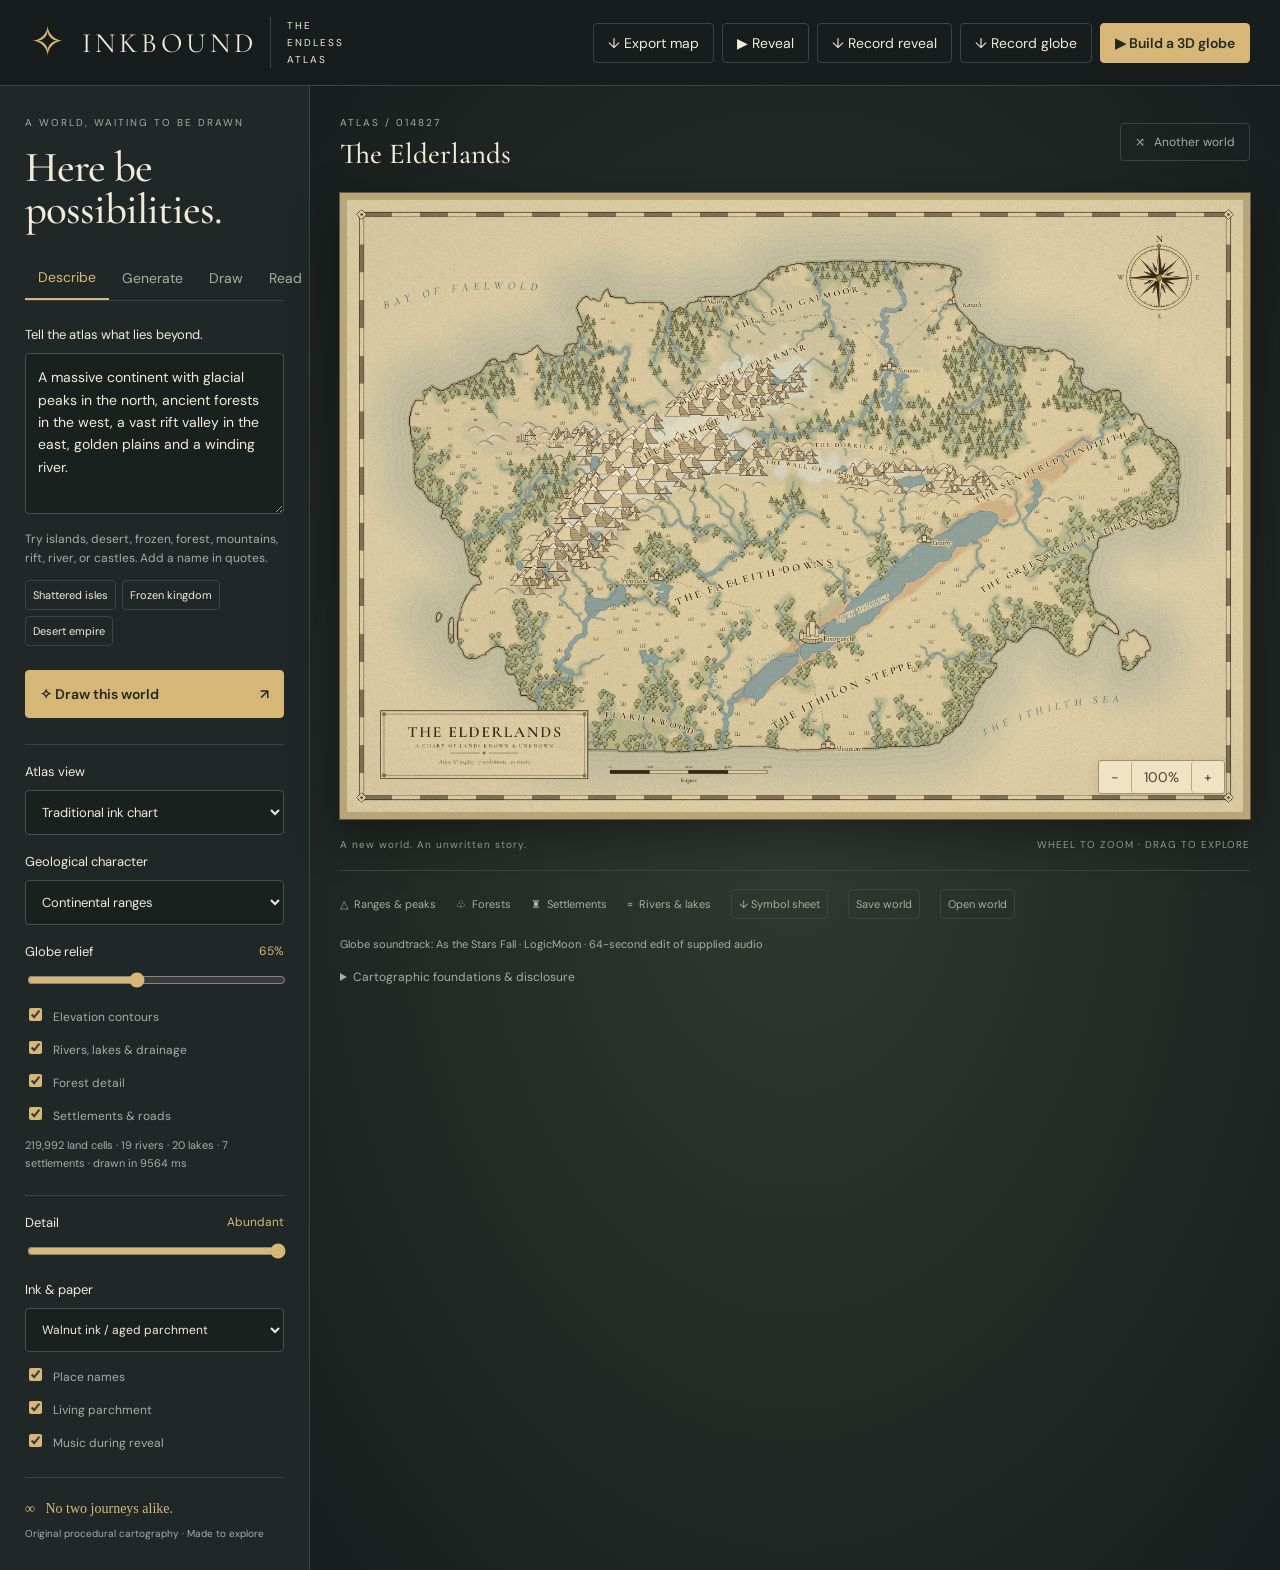
<file: index.html>
<!doctype html><html lang="en"><head><meta charset="utf-8"><meta name="viewport" content="width=device-width,initial-scale=1"><title>Inkbound — The Endless Atlas</title><meta name="description" content="Describe, generate and draw intricate fantasy worlds. An endless procedural atlas with real terrain, hydrology, hand-drawn symbols and cinematic reveals."><link rel="preconnect" href="https://fonts.googleapis.com"><link rel="preconnect" href="https://fonts.gstatic.com" crossorigin><link rel="stylesheet" href="style.css"><link rel="stylesheet" href="atlas.css"></head><body>
<header><a class="brand" href="./"><span>✧</span> INKBOUND <small>THE ENDLESS ATLAS</small></a><div class="headright"><span class="edition">A CARTOGRAPHER’S WORKSHOP</span><button id="export" title="Export a 3200 × 2200 PNG of the current view">↓ Export map</button><button id="reveal" title="Play the ink reveal on the atlas">▶ Reveal</button><button id="reveal-record" title="Record the reveal as video">↓ Record reveal</button><button id="record">↓ Record globe</button><button class="gold" id="cinema">▶ Build a 3D globe</button></div></header>
<main><aside><div class="eyebrow">A WORLD, WAITING TO BE DRAWN</div><h1>Here be<br>possibilities.</h1>
<div class="tabs" role="tablist" aria-label="Build method"><button role="tab" aria-selected="true" data-mode="story">Describe</button><button role="tab" aria-selected="false" data-mode="seed">Generate</button><button role="tab" aria-selected="false" data-mode="draw">Draw</button><button role="tab" aria-selected="false" data-mode="passage">Read</button></div>
<section id="story" class="panel"><label for="prompt">Tell the atlas what lies beyond.</label><textarea id="prompt" rows="6">A massive continent with glacial peaks in the north, ancient forests in the west, a vast rift valley in the east, golden plains and a winding river.</textarea><p class="hint">Try islands, desert, frozen, forest, mountains, rift, river, or castles. Add a name in quotes.</p><div class="suggestions"><button data-preset="islands">Shattered isles</button><button data-preset="frozen">Frozen kingdom</button><button data-preset="desert">Desert empire</button></div></section>
<section id="seed" class="panel" hidden><label for="seedvalue">World seed</label><input id="seedvalue" value="14827"><label for="shape">Geography</label><select id="shape"><option value="kingdom">Vast continent</option><option value="islands">Archipelago</option><option value="frozen">Northern realm</option><option value="desert">Desert empire</option></select><p class="hint">The same seed and settings always draw the same world. Change the seed to discover another.</p></section>
<section id="passage" class="panel" hidden><label for="passage-text">Paste a passage. The atlas will read it.</label><textarea id="passage-text" rows="9" maxlength="6000" placeholder="A page of a novel, a travel journal, a student's own description of a place. Up to 6000 characters."></textarea><p class="hint">Jev, a judgment model, answers eight fixed questions about the place in the text: what shape of land it is, whether there is a coast, mountains, forest, a river, how settled it is, its mood, and whether a rift or gorge cuts it. Each answer is a probability. The map is drawn from the confident answers. Where the text is silent, the map fogs.</p><div class="suggestions" id="passage-presets"></div><button class="gold build" id="read-jev">✧ Read with Jev, then draw <span>↗</span></button><div id="reading" class="reading" hidden></div><div class="checks"><label><input type="checkbox" id="fog" checked> Fog where the text is silent</label></div><p class="hint"><button id="jev-conn" class="linkish">Jev connection</button> · <span id="jev-status">checking</span></p></section>
<section id="draw" class="panel" hidden><label>Your tools</label><div class="tools"><button data-tool="land">◌ Raise land</button><button data-tool="sea">≈ Flood sea</button><button data-tool="mountain">△ Mountain</button><button data-tool="tree">♧ Forest</button><button data-tool="castle">♜ Castle</button><button data-tool="label">Aa Name</button></div><p class="hint">Land and sea brushes reshape the coast; rivers, regions and towns are recomputed to fit. Symbols stamp on land. Undo removes your last stroke.</p><label for="placename">Place name</label><input id="placename" value="The Forgotten Keep"><button id="undo">↶ Undo stroke</button></section>
<button class="gold build" id="build">✧ Draw this world <span>↗</span></button><div class="divider"></div>
<section class="atlas-settings"><label for="atlas-view">Atlas view</label><select id="atlas-view"><option value="illustration">Traditional ink chart</option><option value="relief">Topographic atlas</option></select><label for="terrain-rugged">Geological character</label><select id="terrain-rugged"><option value="0.65">Eroded highlands</option><option value="1" selected>Continental ranges</option><option value="1.3">Young folded mountains</option></select><label for="relief-gain">Globe relief <output id="relief-value">65%</output></label><input type="range" id="relief-gain" min="0.25" max="1.2" step="0.05" value="0.65"><div class="checks"><label><input id="layer-contours" type="checkbox" checked> Elevation contours</label><label><input id="layer-rivers" type="checkbox" checked> Rivers, lakes & drainage</label><label><input id="layer-forest" type="checkbox" checked> Forest detail</label><label><input id="layer-cities" type="checkbox" checked> Settlements & roads</label></div><p class="hint" id="terrain-summary"></p></section>
<label for="detail">Detail <output id="detailout">Abundant</output></label><input id="detail" type="range" min="1" max="3" value="3"><label for="palette">Ink & paper</label><select id="palette"><option value="parchment">Walnut ink / aged parchment</option><option value="ivory">Graphite / ivory paper</option><option value="night">Starlight / midnight blue</option></select><div class="checks"><label><input type="checkbox" id="labels" checked> Place names</label><label><input type="checkbox" id="shading" checked> Living parchment</label><label><input type="checkbox" id="music" checked> Music during reveal</label></div>
<div class="bottomnote">∞ &nbsp; No two journeys alike.<br><small>Original procedural cartography · Made to explore</small></div></aside>
<article class="workspace"><div class="mapbar"><div><span class="eyebrow">ATLAS / <span id="seedtag">014827</span></span><h2 id="worldtitle">The Elderlands</h2></div><button id="shuffle" title="Discover a random world">⤨ &nbsp; Another world</button></div>
<div class="mapwrap" id="mapwrap"><canvas id="map" width="1600" height="1100" aria-label="Interactive fantasy map. Use Draw tools to reshape the coast, place terrain and name landmarks."></canvas><canvas id="shader" aria-hidden="true"></canvas><div class="zoom"><button id="minus" aria-label="Zoom out">−</button><button id="reset" aria-label="Reset zoom">100%</button><button id="plus" aria-label="Zoom in">+</button></div><div class="cinemaoverlay"><span>AN INKBOUND CHRONICLE</span><h2 id="filmtitle">The Elderlands</h2><p id="chapter">I. The sea remembers</p><small id="shottechnique"></small><div class="filmprogress"><i id="filmprogress"></i></div><button id="stop">End reveal</button></div></div>
<footer><span id="status" role="status">A new world. An unwritten story.</span><span>WHEEL TO ZOOM · DRAG TO EXPLORE</span></footer>
<div class="legend"><span>△ &nbsp;Ranges & peaks</span><span>♧ &nbsp;Forests</span><span>♜ &nbsp;Settlements</span><span>≈ &nbsp;Rivers & lakes</span><button id="assets" title="Download the symbol library as SVG and PNG">↓ Symbol sheet</button><button id="save">Save world</button><label class="load">Open world<input type="file" id="load" accept="application/json"></label></div>
<p class="soundcredit">Globe soundtrack: As the Stars Fall · LogicMoon · 64-second edit of supplied audio</p>
<details class="credits"><summary>Cartographic foundations & disclosure</summary><p>Every world is generated in the browser from a seed: a warped-noise continent, mountain spines with ridged relief, priority-flood drainage that carves rivers and fills lakes, climate-driven biomes, least-cost roads between settlements and generated place names. Coastlines, contours, rivers and coast rings are true vectors, so exports stay crisp at print size. Terrain range shaping adapts <a href="https://github.com/Azgaar/Fantasy-Map-Generator">Azgaar’s Fantasy Map Generator</a> under the <a href="licenses/azgaar-MIT.txt">MIT license</a>; hillshade and hypsometric practice is informed by <a href="https://github.com/eleanorlutz/topography_atlas_of_space">Eleanor Lutz’s Atlas of Space</a>. The renderer, terrain model and symbol library are original. The globe stand is modelled in Blender and staged with <a href="https://threejs.org">three.js</a> (MIT, loaded from jsDelivr); the engraved gores are generated in the browser in the manner of 18th-century terrestrial globes.</p><p>AI disclosure: the cartography engine in this build was rewritten with Claude (Anthropic) working from the earlier Inkbound prototype, directed and reviewed by Marc Watkins. Symbols, map exports and world files are yours to reuse.</p></details></article></main>
<script type="importmap">{"imports":{"three":"https://cdn.jsdelivr.net/npm/three@0.160.0/build/three.module.js","three/addons/":"https://cdn.jsdelivr.net/npm/three@0.160.0/examples/jsm/"}}</script><script src="atlas-core.js"></script><script src="atlas-render.js"></script><script src="terrain.js"></script><script src="app.js"></script><script src="studio.js"></script><script src="jev-reader.js"></script><script src="globe-world.js"></script><script src="globe.js?v=8"></script></body></html>
</file>
<file: style.css>
@import url('https://fonts.googleapis.com/css2?family=Cormorant+Garamond:wght@400;500;600;700&family=DM+Sans:wght@400;500;600&display=swap');
:root{--bg:#171d1d;--panel:#202827;--line:#3b4440;--muted:#a6ada3;--text:#f1ebd8;--gold:#d6b777}*{box-sizing:border-box}body{margin:0;background:var(--bg);color:var(--text);font-family:'DM Sans',sans-serif;font-size:14px}button,input,textarea,select{font:inherit}button{cursor:pointer;background:transparent;color:inherit;border:1px solid var(--line);padding:10px 14px;border-radius:4px}button:hover{border-color:var(--gold);color:var(--gold)}button:focus-visible,input:focus-visible,textarea:focus-visible,select:focus-visible{outline:2px solid var(--gold);outline-offset:3px}header{height:86px;border-bottom:1px solid var(--line);display:flex;align-items:center;justify-content:space-between;padding:0 30px}.brand{font-family:'Cormorant Garamond',Georgia,serif;color:var(--text);text-decoration:none;font-size:28px;letter-spacing:4px;display:flex;align-items:center;gap:13px}.brand>span{color:var(--gold);font-size:42px}.brand small{font:10px 'DM Sans',sans-serif;letter-spacing:2px;max-width:90px;line-height:1.7;border-left:1px solid var(--line);padding-left:16px}.headright{display:flex;align-items:center;gap:12px}.edition{font-size:10px;letter-spacing:2px;color:var(--muted);margin-right:24px}.gold{background:var(--gold);border-color:var(--gold);color:#24291f;font-weight:600}.gold:hover{background:#e7cb93;color:#151c19}main{display:grid;grid-template-columns:310px 1fr;min-height:calc(100vh - 86px)}aside{padding:30px 25px;background:var(--panel);border-right:1px solid var(--line)}.eyebrow{font-size:10px;letter-spacing:2px;color:var(--muted)}h1{font:500 43px/.98 'Cormorant Garamond',Georgia,serif;margin:17px 0 26px;letter-spacing:-1px}.tabs{display:flex;border-bottom:1px solid var(--line);margin-bottom:25px}.tabs button{border:0;border-radius:0;color:var(--muted);padding:12px 13px}.tabs button[aria-selected=true]{border-bottom:2px solid var(--gold);color:var(--gold)}label{display:block;margin:18px 0 10px;font-size:13px}textarea,input:not([type=checkbox]):not([type=range]):not([type=file]),select{width:100%;background:#19211f;border:1px solid #465049;border-radius:4px;color:var(--text);padding:12px;line-height:1.6}textarea{resize:vertical;font-size:14px}select{font-size:12px}p.hint{font-size:12px;line-height:1.6;color:var(--muted)}.suggestions{display:flex;flex-wrap:wrap;gap:6px}.suggestions button{font-size:11px;padding:7px}.build{width:100%;margin-top:24px;display:flex;justify-content:space-between;padding:14px}.divider{height:1px;background:var(--line);margin-top:26px}output{float:right;color:var(--gold);font-size:12px}input[type=range]{width:100%;accent-color:var(--gold)}input[type=checkbox]{accent-color:var(--gold);margin-right:8px}.checks label{margin:13px 0;color:var(--muted);font-size:12px}.bottomnote{border-top:1px solid var(--line);padding-top:23px;margin-top:26px;color:var(--gold);font-family:Georgia,serif}.bottomnote small{display:block;color:var(--muted);font:10px 'DM Sans',sans-serif;margin-top:10px}.workspace{padding:26px 30px;min-width:0;background:radial-gradient(ellipse at center,#313831,#181e1d)}.mapbar{display:flex;justify-content:space-between;align-items:center;margin-bottom:22px}h2{font:500 29px 'Cormorant Garamond',Georgia,serif;margin:6px 0 0}.mapbar button{font-size:12px;color:var(--muted)}.mapwrap{position:relative;overflow:hidden;aspect-ratio:16/11;background:#dfcca1;box-shadow:0 16px 45px #0006;border:7px solid #c9b789;outline:1px solid #655c44;touch-action:none}#map{display:block;width:100%;height:100%;cursor:grab}#shader{position:absolute;inset:0;width:100%;height:100%;pointer-events:none;mix-blend-mode:multiply;opacity:.35}.mapcaption{position:absolute;pointer-events:none;left:6%;bottom:7%;display:flex;flex-direction:column;color:#51422d;text-align:center}.mapcaption>span{font-size:35px}.mapcaption strong{font:600 clamp(15px,2.1vw,32px) 'Cormorant Garamond',Georgia,serif;letter-spacing:3px;border-bottom:1px solid #796344;padding:7px}.mapcaption small{font-size:7px;letter-spacing:2px;margin-top:9px}.zoom{position:absolute;right:18px;bottom:18px;display:flex;background:#f0e3c3;box-shadow:0 3px 12px #47392422;border:1px solid #a4926d;border-radius:3px}.zoom button{color:#51442f;border:0;padding:7px 12px}.zoom button+button{border-left:1px solid #bba984}footer{display:flex;justify-content:space-between;color:var(--muted);font-size:10px;letter-spacing:1px;margin:19px 0}.legend{border-top:1px solid var(--line);padding-top:18px;display:flex;gap:20px;align-items:center;flex-wrap:wrap;font-size:11px;color:var(--muted)}.legend button,.load{font-size:11px;padding:7px;margin:0}.load{cursor:pointer;border:1px solid var(--line);border-radius:4px}.load input{display:none}.tools{display:grid;grid-template-columns:1fr 1fr;gap:8px}.tools button.active{border-color:var(--gold);color:var(--gold)}.cinemaoverlay{display:none}.cinematic{position:fixed;inset:0;z-index:20;aspect-ratio:auto;border:0;background:#171710}.cinematic #map{object-fit:contain}.cinematic .mapcaption,.cinematic .zoom{display:none}.cinematic .cinemaoverlay{display:flex;position:absolute;inset:0;pointer-events:none;flex-direction:column;align-items:center;justify-content:flex-end;padding-bottom:8vh;background:linear-gradient(#0007,transparent 25%,transparent 55%,#000b);color:#f4e6c8}.cinemaoverlay span{font-size:11px;letter-spacing:6px}.cinemaoverlay h2{font-size:clamp(35px,6vw,85px);letter-spacing:5px}.cinemaoverlay p{font:18px Georgia,serif}.cinemaoverlay button{position:absolute;right:30px;top:25px;pointer-events:auto;background:#171d1dcc}.cinematic #map{animation:journey 24s ease-in-out both}@keyframes journey{0%{transform:scale(1.7) translate(6%,10%)}40%{transform:scale(1.4) translate(-6%,2%)}75%{transform:scale(1.2) translate(3%,-3%)}100%{transform:scale(1)}}@media(min-width:1550px){.workspace{padding:30px 5vw}.mapwrap{max-height:78vh}}@media(max-width:1000px){.edition{display:none}main{grid-template-columns:270px 1fr}.workspace{padding:22px 18px}aside{padding:25px 18px}.legend{gap:12px}footer span:last-child{display:none}}@media(max-width:720px){header{height:auto;min-height:76px;padding:15px;gap:12px;flex-wrap:wrap}.brand{font-size:23px}.brand small{display:none}.headright button{font-size:11px;padding:9px}main{display:flex;flex-direction:column}.workspace{order:-1;padding:22px 14px}.mapwrap{aspect-ratio:1.1}.mapbar h2{font-size:26px}aside{border-right:0}h1 br{display:none}h1{font-size:36px}.bottomnote{display:none}.mapcaption small{display:none}.legend{font-size:10px}footer{line-height:1.5}.tabs button{flex:1}.mapcaption{bottom:10%;left:5%}}@media(prefers-reduced-motion:reduce){.cinematic #map{animation:none}}
/* The map stays in one coordinate system, including on narrow screens. */
.mapwrap{aspect-ratio:16/11}.mapcaption{left:5%;bottom:4%;text-align:left;max-width:50%}.mapcaption>span{display:none}.mapcaption strong{font-size:clamp(14px,1.5vw,25px);padding:5px 0}.mapcaption small{letter-spacing:1px;font-size:8px}.cinematic{aspect-ratio:auto}.cinematic #map{animation:none;object-fit:contain}.cinematic .cinemaoverlay{background:none;padding:0}.cinemaoverlay>span,.cinemaoverlay>h2,.cinemaoverlay>p,.cinemaoverlay>small,.filmprogress{display:none}.soundcredit{font-size:11px;color:var(--muted);margin-top:18px}.headright{gap:8px}.edition{display:none}button:disabled{opacity:.55;cursor:wait}@media(max-width:720px){.headright{width:100%}.headright button{flex:1}.mapcaption{bottom:4%}.mapcaption strong{font-size:11px;letter-spacing:1px}.mapcaption small{display:none}.legend{gap:12px}.mapwrap{aspect-ratio:16/11}.cinematic{aspect-ratio:auto}}
#globe-film{position:fixed;inset:0;background:#03060b;z-index:100;color:#e8eadf;display:grid;place-items:center}#globe3d{width:100%;height:100%;object-fit:contain}.globe-heading{position:absolute;bottom:8%;text-align:center;pointer-events:none}.globe-heading small{letter-spacing:4px;color:#c7b989;font-size:12px}.globe-heading h2{font:500 clamp(24px,4vw,48px) Georgia,serif;margin-top:12px}.globe-footer{position:absolute;bottom:25px;left:28px;right:28px;display:flex;justify-content:space-between;font-size:10px;letter-spacing:2px;color:#8faaa9}#globe-close{position:absolute;right:24px;top:24px;background:#111d25}.globe-progress{position:absolute;bottom:0;height:3px;width:100%;background:#18232a}.globe-progress i{display:block;height:3px;background:#bcaa70}@media(max-width:720px){.globe-footer{font-size:8px;letter-spacing:1px}.globe-heading{bottom:18%}}
.globe-audio{position:absolute;bottom:57px;left:50%;transform:translateX(-50%);width:min(360px,85vw);text-align:center}.globe-audio audio{width:100%;height:32px}.globe-audio p{font-size:12px;line-height:1.4;color:#e5d8ac;margin:8px 0 0}.globe-heading{bottom:22%}#globe-retry{position:absolute;right:24px;top:78px;background:#263830}@media(max-width:720px){.globe-heading{bottom:29%}.globe-audio{bottom:62px}}
#globe-film{background:#d9c7a3;color:#443621;border:12px solid #c8b58e;box-shadow:inset 0 0 0 1px #7b6743}#globe-film:after{content:'';position:absolute;inset:7px;border:1px solid #8d785a;pointer-events:none}.globe-heading small{color:#69533a;letter-spacing:3px}.globe-heading h2{color:#423320;text-shadow:0 1px 12px #eddfbf}.globe-footer{color:#6d5b40}#globe-close,#globe-retry{color:#493a26;background:#ecdfc1;border:1px solid #978461}.globe-audio p{color:#51432e;background:#eadbbbdd;border-radius:3px}.globe-progress{background:#c4b18b}.globe-progress i{background:#775839}
.atlas-settings{border-bottom:1px solid var(--line);padding-bottom:12px}.credits{font-size:12px;color:var(--muted);line-height:1.7;margin-top:16px;max-width:850px}.credits a{color:var(--gold)}.credits summary{cursor:pointer}.atlas-settings select{font-size:13px}.atlas-settings .hint{font-size:11px}.mapcaption{background:#e7dbbebd;padding:5px 12px;border-radius:2px}
.director{position:absolute;bottom:48px;left:30px;width:min(620px,calc(100vw - 470px));padding:12px 16px;background:#ebdfc2ed;border:1px solid #a08c65;border-radius:5px}.director-buttons{display:flex;gap:5px;flex-wrap:wrap}.director button{font-size:12px;color:#483820;border:1px solid #ab976e;padding:6px 9px}.director label{font-size:12px;margin:10px 0 3px}.director small{font-size:11px;color:#756347}.globe-audio{left:auto;right:30px;transform:none;bottom:52px;width:340px}.globe-heading{bottom:auto;top:25px;left:30px;text-align:left;max-width:60%;background:#eee1c5c9;padding:8px 14px;border-left:2px solid #876e49}.globe-heading h2{font-size:30px;margin-top:7px}.globe-heading small{font-size:11px}#globe3d{touch-action:none}.director input{accent-color:#806036}@media(max-width:850px){.director{bottom:100px;left:16px;width:calc(100% - 32px)}.globe-audio{bottom:43px;left:16px;right:auto;width:calc(100% - 32px)}.globe-audio p{display:none}.globe-heading{left:16px;top:18px;max-width:65%}.globe-heading h2{font-size:22px}.director small{display:none}.director button{font-size:11px}.globe-footer{bottom:16px}.globe-heading small{letter-spacing:1px}}
</file>
<file: atlas.css>
/* Overrides for the redrawn atlas: the cartouche is now drawn on the canvas. */
.mapcaption{display:none}
.mapwrap{border-color:#b9a57a;background:#e8dab6}
#shader{opacity:.28}
.headright button{white-space:nowrap}
.credits p+p{margin-top:8px}
@media(max-width:1000px){.headright{flex-wrap:wrap;justify-content:flex-end}}

/* the globe sits in a dark study; panels stay parchment */
#globe-film{background:#17100b}
#globe3d{background:radial-gradient(ellipse at 50% 42%,#5c4733 0%,#2b1d13 52%,#100a06 100%)}
#globe-film:after{border-color:#5a4630}
#globe-film{border-color:#3b2b1c;box-shadow:inset 0 0 0 1px #6b563a}
.globe-footer{color:#b59f7a}

/* Read tab: Jev reading */
.linkish{border:0;padding:0;color:var(--gold);text-decoration:underline;font-size:12px}
.reading{margin-top:16px;border:1px solid var(--line);border-radius:4px;padding:12px;background:#19211f}
.reading h4{margin:0 0 8px;font:500 15px 'Cormorant Garamond',Georgia,serif;color:var(--gold);letter-spacing:1px}
.reading .q{display:grid;grid-template-columns:86px 1fr 38px;gap:8px;align-items:center;font-size:11px;color:var(--muted);margin:5px 0}
.reading .q b{color:var(--text);font-weight:500}
.reading .q .bar{height:7px;border-radius:4px;background:#0f1514;overflow:hidden;position:relative}
.reading .q .bar i{position:absolute;left:0;top:0;bottom:0;background:var(--gold);width:0;transition:width .9s ease}
.reading .q .bar i.split{background:#8a7a55}
.reading .q.silent b,.reading .q.silent .p{color:#8f8a7a}
.reading .q .p{font-variant-numeric:tabular-nums;text-align:right}
.reading .q .cut{display:block;font-size:10px;color:var(--muted)}
.reading .silentline{margin:10px 0 0;font-size:11px;line-height:1.6;color:var(--muted)}
.reading .silentline b{color:var(--gold)}
.reading .sp{display:flex;gap:4px;margin-top:3px}
.reading .sp i{flex:1;height:7px;border-radius:2px;background:#0f1514;position:relative;overflow:hidden}
.reading .sp i::after{content:"";position:absolute;left:0;top:0;bottom:0;width:var(--w);background:var(--gold)}
.reading .sp i.win::after{background:#f0dcae}
.reading .spl{display:flex;gap:4px;font-size:9px;color:var(--muted);letter-spacing:.5px}
.reading .spl span{flex:1;text-align:center}
#read-jev[disabled]{opacity:.55;cursor:wait}
.jevdlg{background:var(--panel);color:var(--text);border:1px solid var(--line);border-radius:6px;padding:22px;max-width:460px}
.jevdlg::backdrop{background:#0009}
.jevdlg h3{margin:0 0 8px;font:500 24px 'Cormorant Garamond',Georgia,serif}
.jevdlg p{font-size:12px;color:var(--muted);line-height:1.6}
.jevdlg .row{display:flex;gap:8px;justify-content:flex-end;margin-top:12px}
</file>
